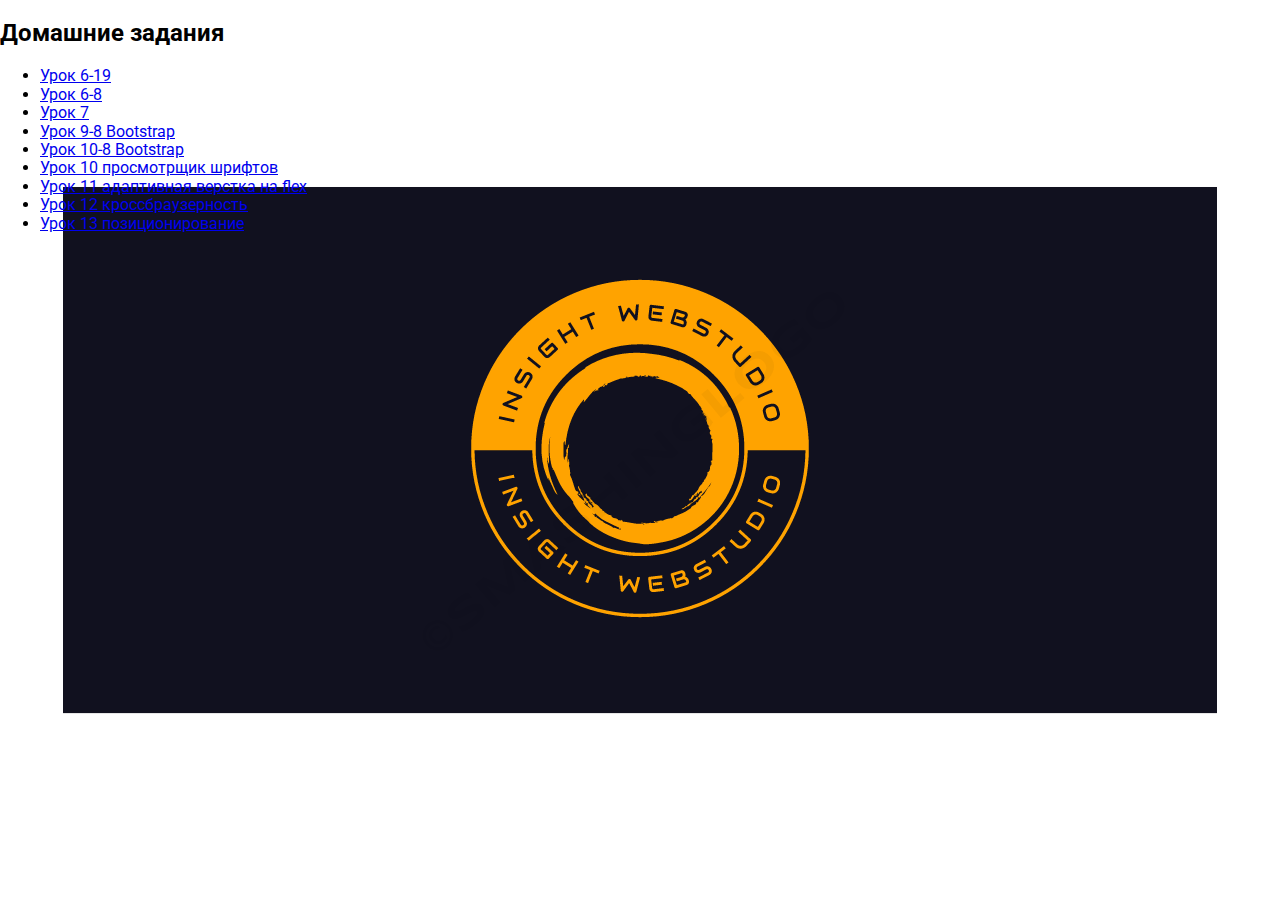
<file: index.html>
<!DOCTYPE html>
<html lang="ru">

<head>
    <meta charset="UTF-8">
    <meta http-equiv="X-UA-Compatible" content="IE=edge">
    <meta name="viewport" content="width=device-width, initial-scale=1.0">
    <link rel="stylesheet" href="normalize.css">
    <link rel="preconnect" href="https://fonts.googleapis.com">
    <link rel="preconnect" href="https://fonts.gstatic.com" crossorigin>
    <link href="https://fonts.googleapis.com/css2?family=Roboto:wght@300&display=swap" rel="stylesheet">
    <link rel="preconnect" href="https://fonts.googleapis.com">
    <link rel="preconnect" href="https://fonts.gstatic.com" crossorigin>
    <link href="https://fonts.googleapis.com/css2?family=Roboto:wght@300&display=swap" rel="stylesheet">
    <link rel="stylesheet" href="style.css">
    <title>Веб студия Insight</title>
</head>

<body>
    <main>
        <h2>Домашние задания</h1>
            <ul>
                <li><a href="lessons/lesson_6/lesson_6.html">Урок 6-19</a></li>
                <li><a href="lessons/lesson_6_8/lesson_6_8.html">Урок 6-8</a></li>
                <li><a href="lessons/lesson_7/lesson_7.html">Урок 7</a></li>
                <li><a href="lessons/lesson_9_8_bootstrap/lesson_9_8.html">Урок 9-8 Bootstrap</a></li>
                <li><a href="lessons/lesson_10_8_bootstrap/lesson_10_8.html">Урок 10-8 Bootstrap</a></li>
                <li><a href="lessons/lesson_10_fonts_viewer/lesson_10_fonts_viewer.html">Урок 10 просмотрщик шрифтов</a>
                </li>
                <li><a href="lessons/lesson_11_adaptive/lesson_11.html">Урок 11 адаптивная верстка на flex</a></li>
                <li><a href="lessons/lesson_12_crossbowser/lesson_12.html">Урок 12 кроссбраузерность</a></li>
                <li><a href="lessons/lesson_13_positionary/lesson_13.html">Урок 13 позиционирование</a></li>
            </ul>
    </main>
</body>

</html>
</file>
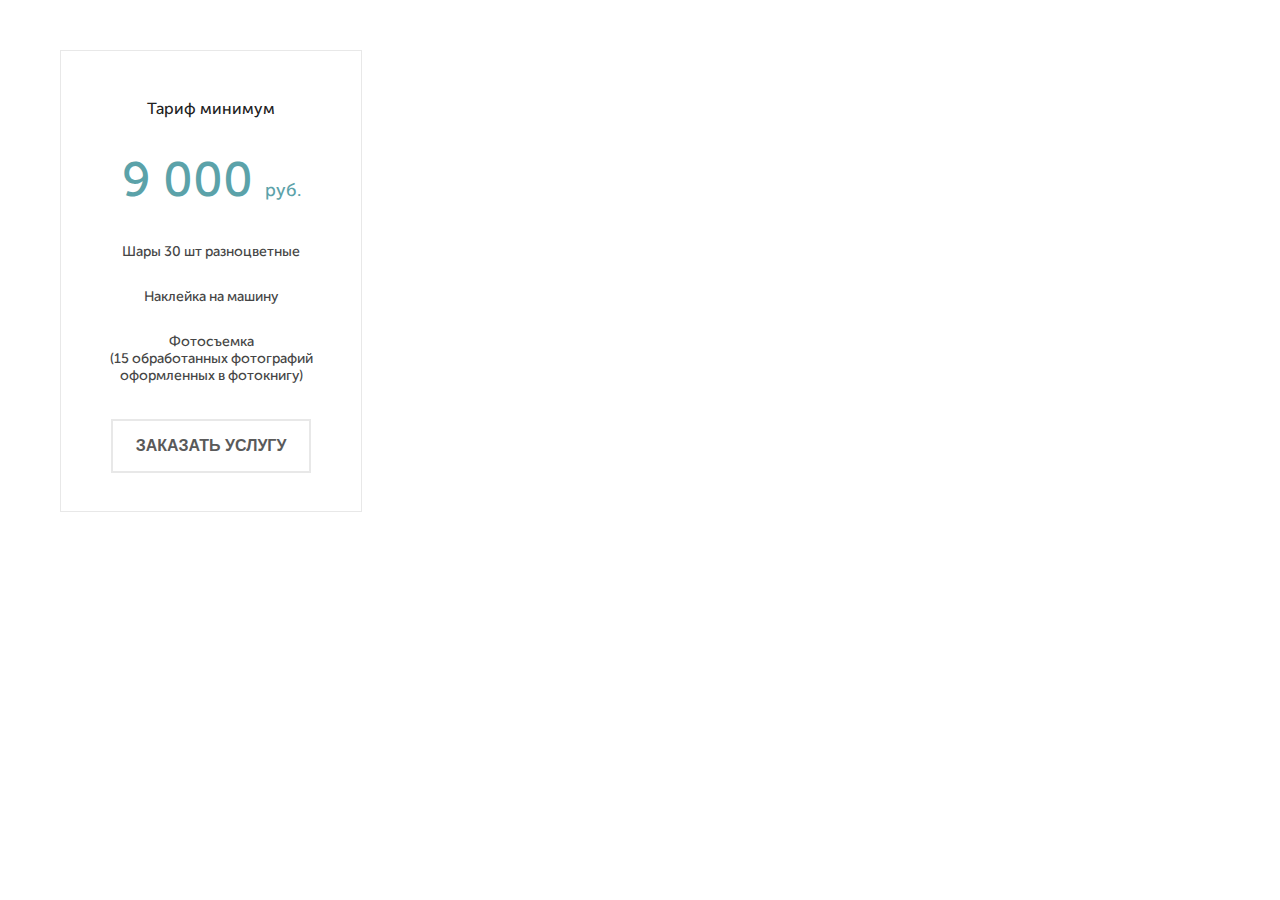
<file: lesson_6/inex.html>
<!DOCTYPE html>
<html lang="ru">
<head>
    <meta charset="UTF-8">
    <meta http-equiv="X-UA-Compatible" content="IE=edge">
    <meta name="viewport" content="width=device-width, initial-scale=1.0">
    <link rel="stylesheet" href="style.css">
    <title>Document</title>
</head>
<body>
    <main>
        <div class="container">
            <p class="head">Тариф минимум</p>
            <p class="price"><span class="big_number">9 000 </span>руб.</p>
            <div class="content">
                <p class="position">Шары 30 шт разноцветные</p>
                <p class="position">Наклейка на машину</p>
                <p class="position">Фотосъемка<br>(15 обработанных фотографий оформленных в фотокнигу)</p>
            </div>
            <button class="order">Заказать услугу</button>
        </div>
    </main>
</body>
</html>
</file>
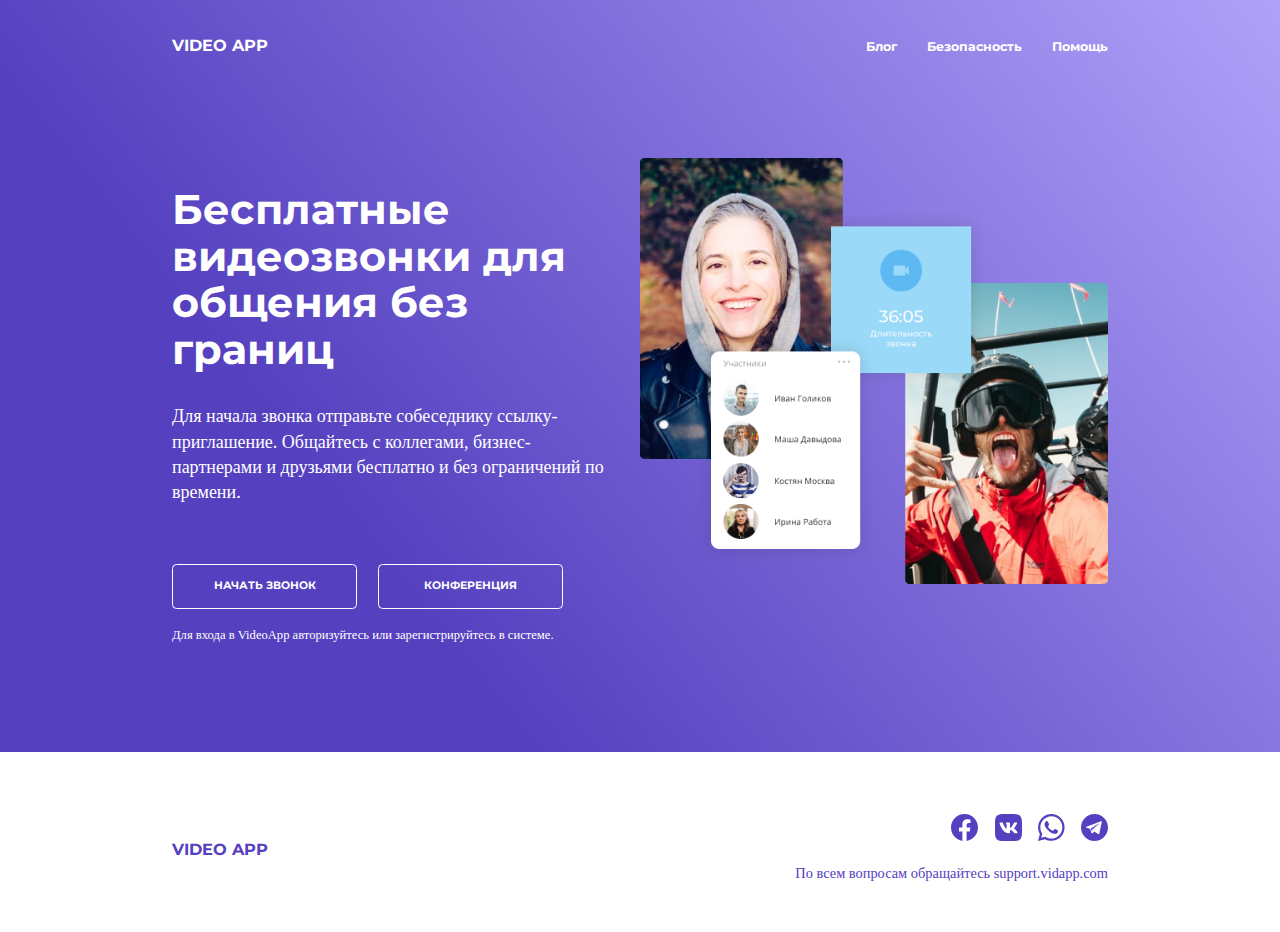
<file: lessons/lesson_11_adaptive/lesson_11.html>
<!DOCTYPE html>
<html lang="ru">

<head>
    <meta charset="UTF-8">
    <meta http-equiv="X-UA-Compatible" content="IE=edge">
    <meta name="viewport" content="width=device-width, initial-scale=1.0">
    <link rel="stylesheet" href="../../normalize.css">
    <link rel="stylesheet" href="lesson_11.css">
    <title>VideoApp</title>
</head>

<body>
    <div class="wrapper">
        <header class="header">
            <div class="container">
                <div class="brand">
                    video app
                </div>
                <nav class="menu">
                    <a href="#" class="navbar__link">Блог</a>
                    <a href="#" class="navbar__link">Безопасность</a>
                    <a href="#" class="navbar__link">Помощь</a>
                </nav>
            </div>
        </header>
        <div class="hero">
            <div class="container">
                <div class="hero__text">
                    <h1 class="hero__header">Бесплатные видеозвонки для общения без границ</h1>
                    <p class="hero__description">Для начала звонка отправьте собеседнику ссылку-приглашение. Общайтесь с
                        коллегами, бизнес-партнерами и друзьями бесплатно и без ограничений по времени.</p>
                    <div class="hero_buttons">
                        <a href="#" class="hero__link">начать звонок</a>
                        <a href="#" class="hero__link">конференция</a>
                    </div>
                    <p class="hero__subtext">Для входа в VideoApp авторизуйтесь или зарегистрируйтесь в системе.</p>
                </div>
                <div class="hero__img">
                    <img src="images/hero1.png" alt="фото">
                </div>
            </div>
        </div>
    </div>
    <footer>
        <div class="container">
            <div class="footer">
                <div class="brand">video app</div>
                <div class="foter__links">
                    <div class="footer__img__links">
                        <div class="footer__img__wrapper">
                            <a href="#"><img src="images/FB.svg" alt="facebook"></a>
                        </div>
                        <div class="footer__img__wrapper">
                            <a href="#"><img src="images/VK.svg" alt="vk"></a>
                        </div>
                        <div class="footer__img__wrapper">
                            <a href="#"><img src="images/WA.svg" alt="whatsapp"></a>
                        </div>
                        <div class="footer__img__wrapper">
                            <a href="#"><img src="images/TG.svg" alt="telegram"></a>
                        </div>

                    </div>
                    <a href="#">По всем вопросам обращайтесь support.vidapp.com</a>
                </div>
            </div>
        </div>
    </footer>
</body>

</html>
</file>
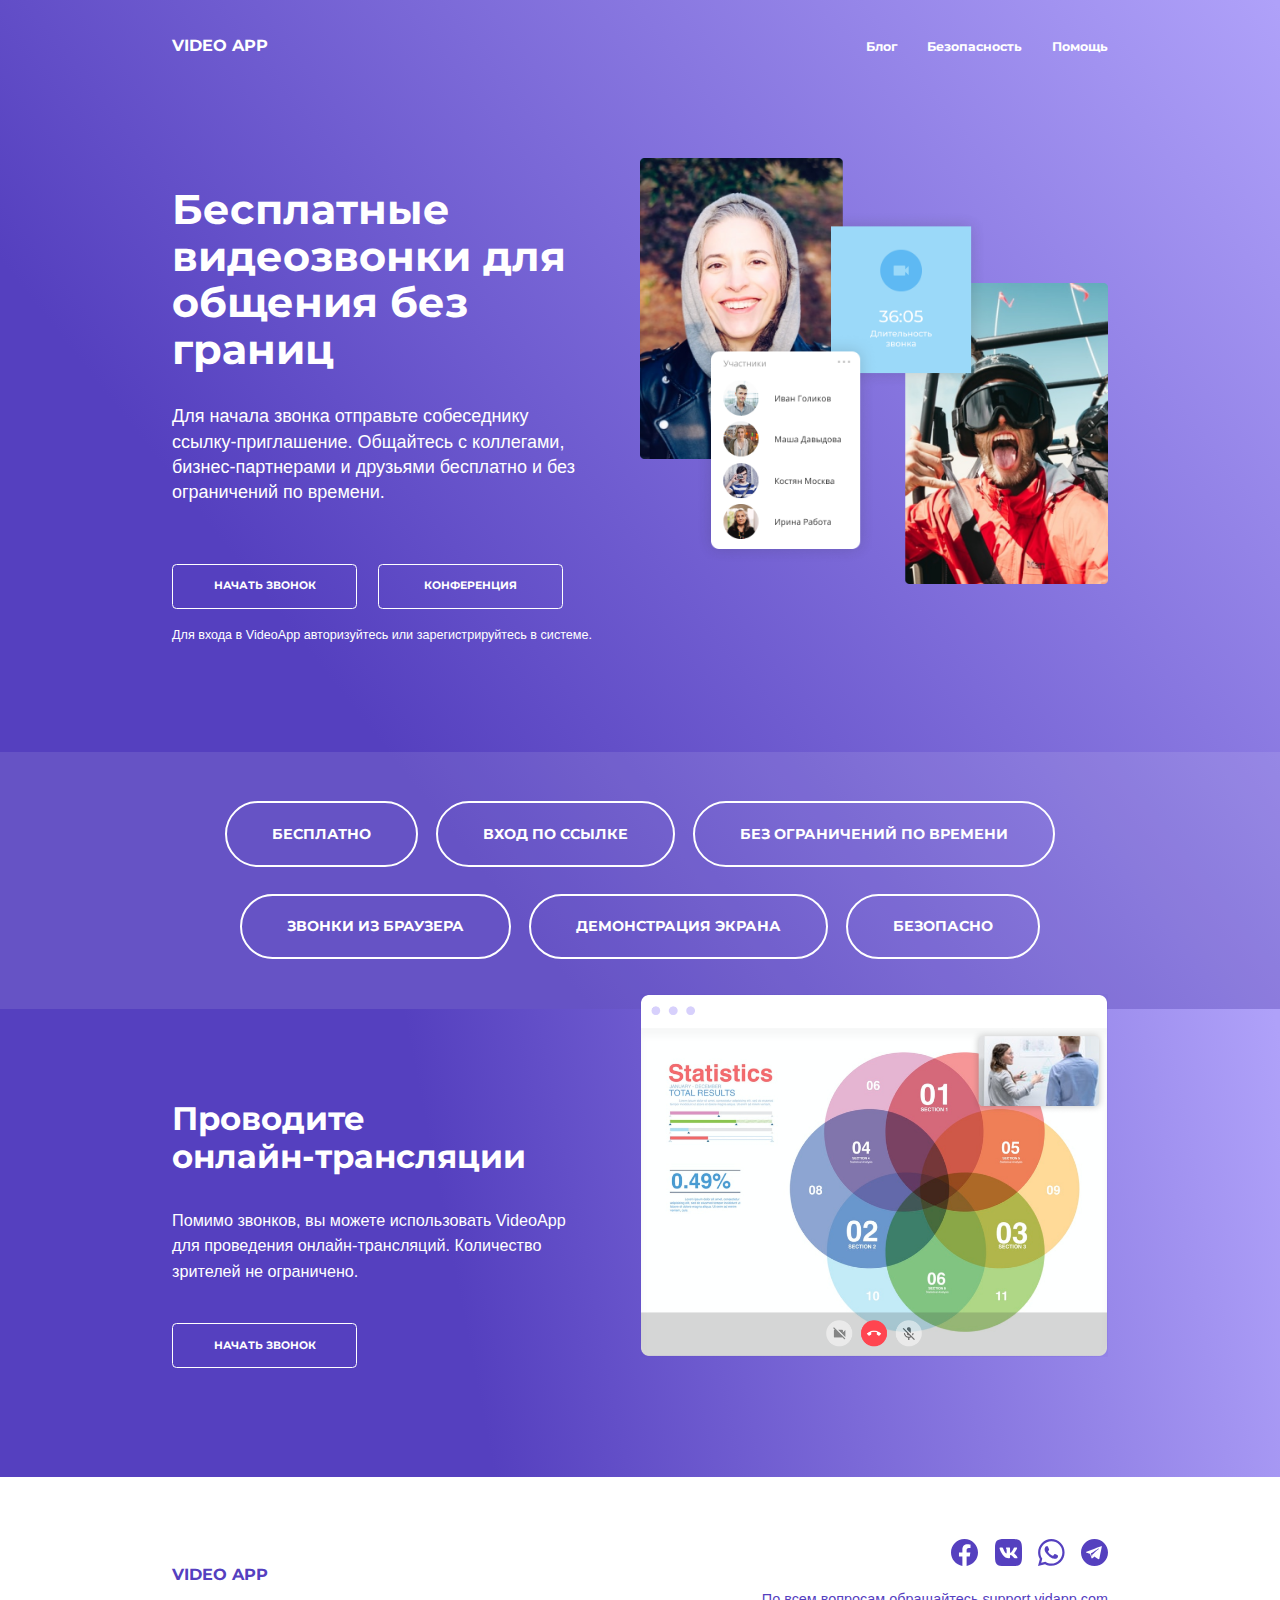
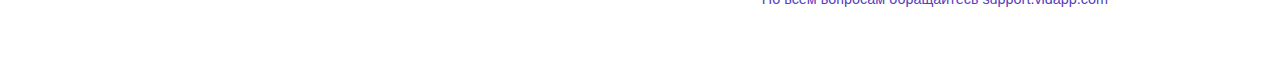
<file: lessons/lesson_12_crossbowser/lesson_12.html>
<!DOCTYPE html>
<html lang="ru">

<head>
    <meta charset="UTF-8">
    <meta http-equiv="X-UA-Compatible" content="IE=edge">
    <meta name="viewport" content="width=device-width, initial-scale=1.0">
    <link rel="stylesheet" href="../../normalize.css">
    <link rel="stylesheet" href="lesson_12.css">
    <title>VideoApp</title>
</head>

<body>
    <div class="wrapper">
        <header class="header">
            <div class="container">
                <div class="brand">
                    video app
                </div>
                <nav class="menu">
                    <a href="#" class="navbar__link">Блог</a>
                    <a href="#" class="navbar__link">Безопасность</a>
                    <a href="#" class="navbar__link">Помощь</a>
                </nav>
            </div>
        </header>
        <div class="hero">
            <div class="container">
                <div class="hero__text">
                    <h1 class="hero__header">Бесплатные видеозвонки для общения без границ</h1>
                    <p class="hero__description">Для начала звонка отправьте собеседнику ссылку-приглашение. Общайтесь с
                        коллегами, бизнес-партнерами и друзьями бесплатно и без ограничений по времени.</p>
                    <div class="hero_buttons">
                        <a href="#" class="hero__link">начать звонок</a>
                        <a href="#" class="hero__link">конференция</a>
                    </div>
                    <p class="hero__subtext">Для входа в VideoApp авторизуйтесь или зарегистрируйтесь в системе.</p>
                </div>
                <div class="hero__img">
                    <img src="images/hero1.png" alt="фото">
                </div>
            </div>
        </div>
        <div class="hero__links__wrapper">
            <div class="container">
                <div class="hero__links">
                    <a href="#" class="hero__link2">бесплатно</a>
                    <a href="#" class="hero__link2">вход по ссылке</a>
                    <a href="#" class="hero__link2">без ограничений по времени</a>
                    <a href="#" class="hero__link2">звонки из браузера</a>
                    <a href="#" class="hero__link2">демонстрация экрана</a>
                    <a href="#" class="hero__link2">безопасно</a>
                </div>
            </div>
        </div>
        <!-- /.hero__links -->
    </div>
    <main>
        <div class="broadcast">
            <div class="container">
                <div class="broadcast__text">
                    <h2 class="broadcast__header">
                        Проводите<br>онлайн-трансляции</h2>
                    <p class="broadcast__description">Помимо звонков, вы можете использовать VideoApp для проведения
                        онлайн-трансляций. Количество зрителей не ограничено.</p>
                    <a href="#" class="hero__link">начать звонок</a>
                </div>

                <div class="broadcast__img">
                    <img src="images/main3.png" alt="статистика">
                </div>
            </div>
        </div>
    </main>
    <footer>
        <div class="container">
            <div class="footer">
                <div class="brand">video app</div>
                <div class="foter__links">
                    <div class="footer__img__links">
                        <div class="footer__img__wrapper">
                            <a href="#"><img src="images/FB.svg" alt="facebook"></a>
                        </div>
                        <div class="footer__img__wrapper">
                            <a href="#"><img src="images/VK.svg" alt="vk"></a>
                        </div>
                        <div class="footer__img__wrapper">
                            <a href="#"><img src="images/WA.svg" alt="whatsapp"></a>
                        </div>
                        <div class="footer__img__wrapper">
                            <a href="#"><img src="images/TG.svg" alt="telegram"></a>
                        </div>

                    </div>
                    <a href="#">По всем вопросам обращайтесь support.vidapp.com</a>
                </div>
            </div>
        </div>
    </footer>
</body>

</html>
</file>
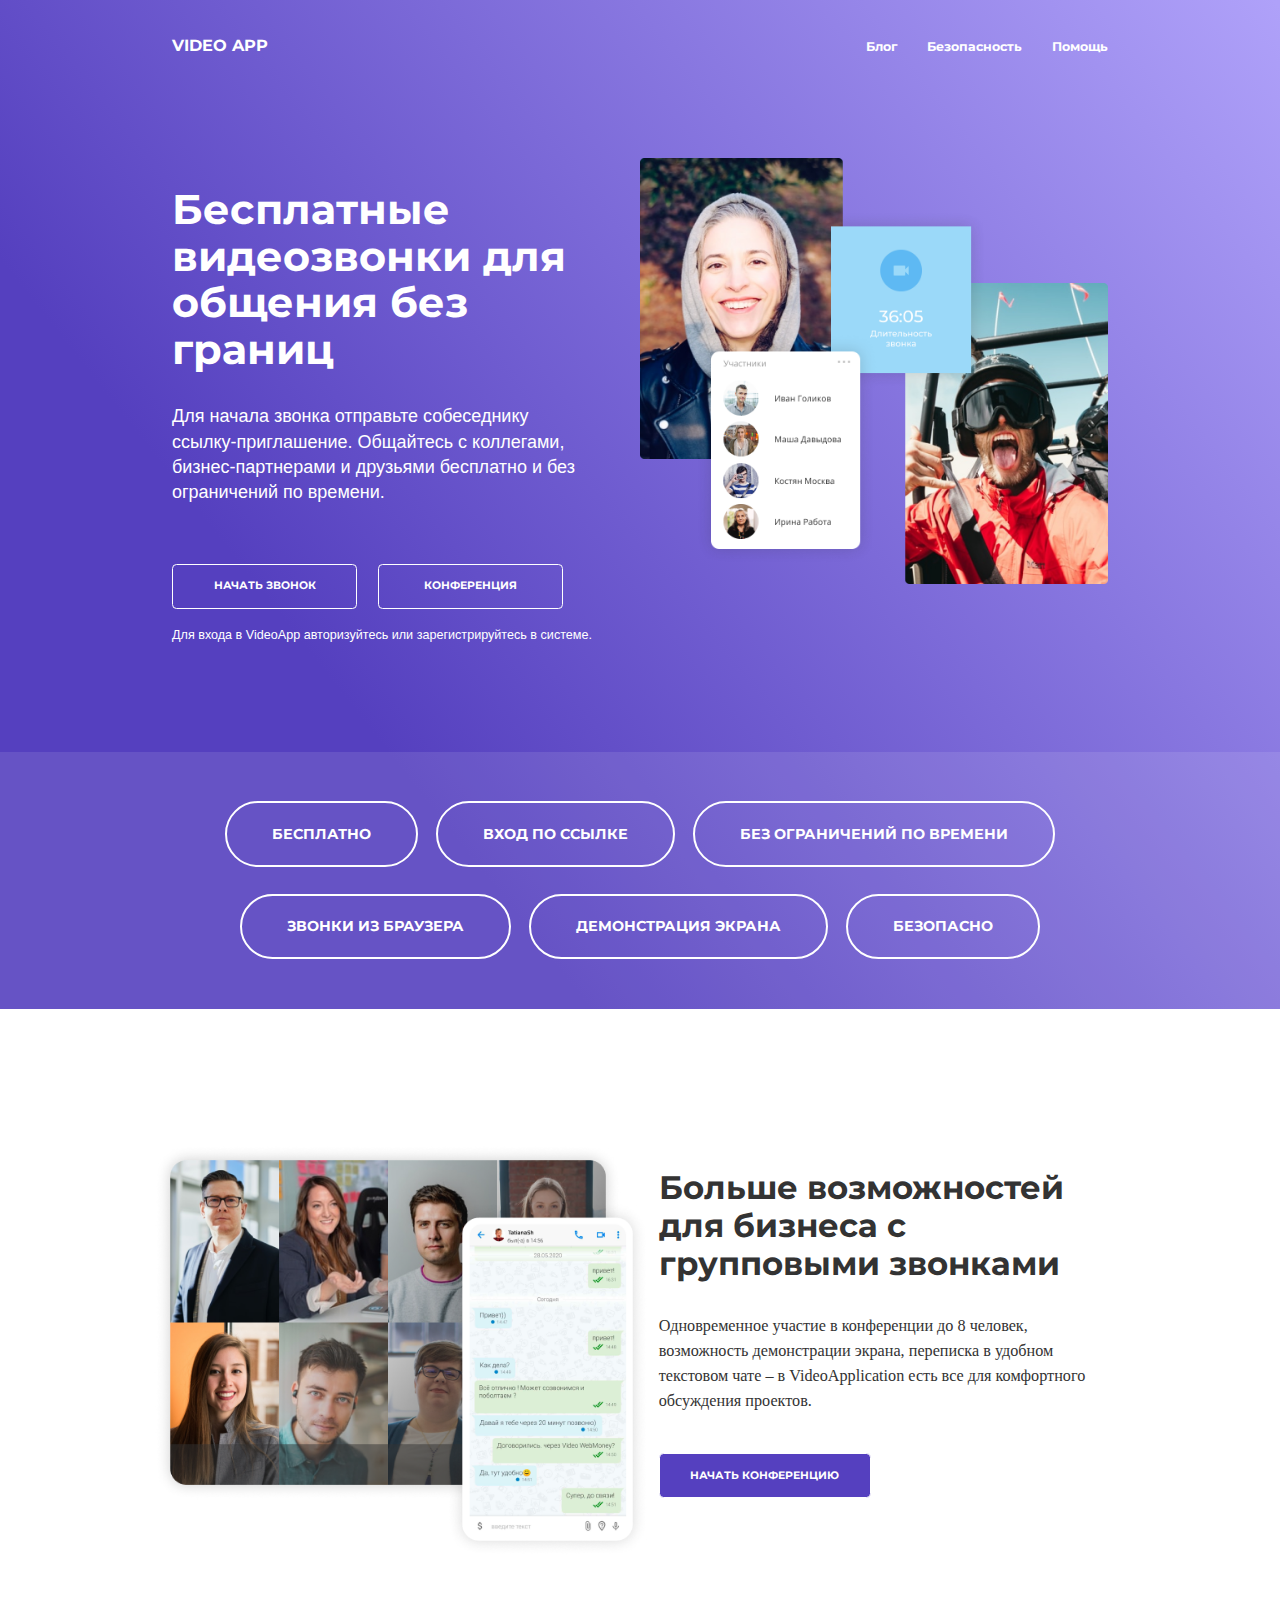
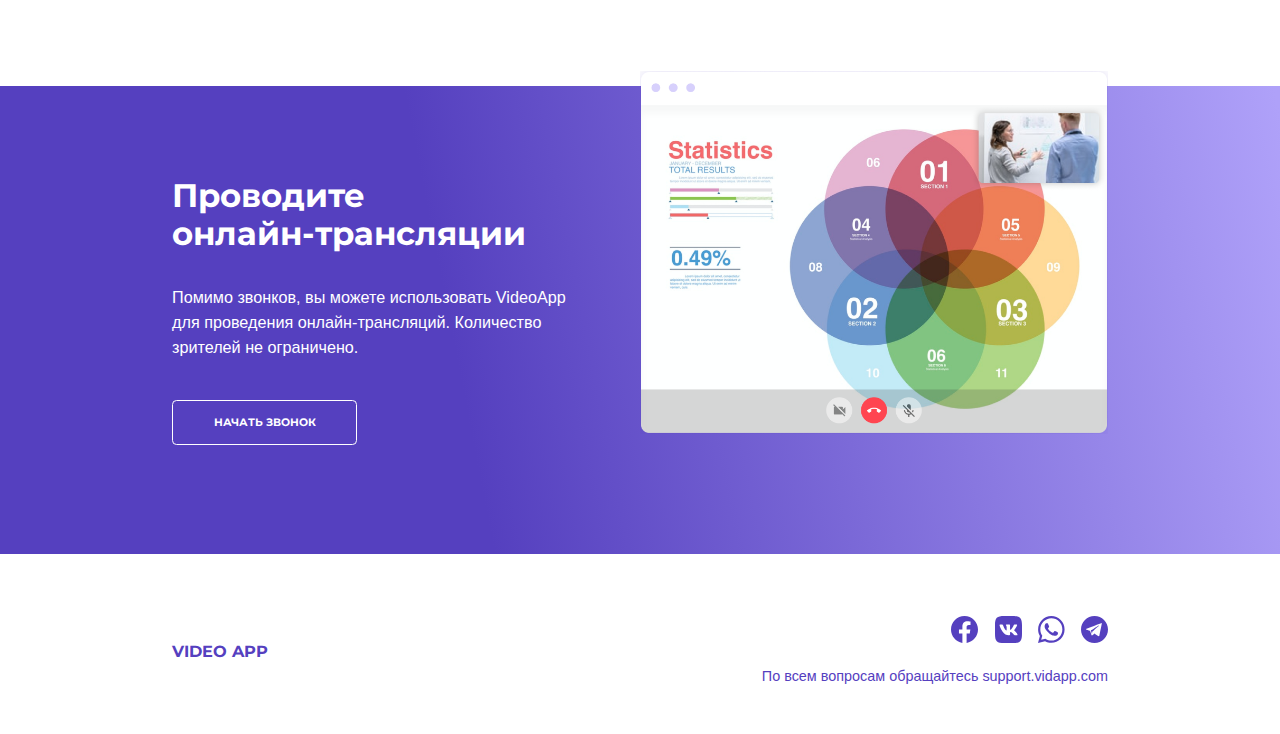
<file: lessons/lesson_13_positionary/lesson_13.html>
<!DOCTYPE html>
<html lang="ru">

<head>
    <meta charset="UTF-8">
    <meta http-equiv="X-UA-Compatible" content="IE=edge">
    <meta name="viewport" content="width=device-width, initial-scale=1.0">
    <link rel="stylesheet" href="../../normalize.css">
    <link rel="stylesheet" href="lesson_13.css">
    <title>VideoApp</title>
</head>

<body>
    <div class="wrapper">
        <header class="header">
            <div class="container">
                <div class="brand">
                    video app
                </div>
                <nav class="menu">
                    <a href="#" class="navbar__link">Блог</a>
                    <a href="#" class="navbar__link">Безопасность</a>
                    <a href="#" class="navbar__link">Помощь</a>
                </nav>
            </div>
        </header>
        <div class="hero">
            <div class="container">
                <div class="hero__text">
                    <h1 class="hero__header">Бесплатные видеозвонки для общения без границ</h1>
                    <p class="hero__description">Для начала звонка отправьте собеседнику ссылку-приглашение. Общайтесь с
                        коллегами, бизнес-партнерами и друзьями бесплатно и без ограничений по времени.</p>
                    <div class="hero_buttons">
                        <a href="#" class="button">начать звонок</a>
                        <a href="#" class="button">конференция</a>
                    </div>
                    <p class="hero__subtext">Для входа в VideoApp авторизуйтесь или зарегистрируйтесь в системе.</p>
                </div>
                <div class="hero__img">
                    <img src="images/hero1.png" alt="фото">
                </div>
            </div>
        </div>
        <div class="hero__links__wrapper">
            <div class="container">
                <div class="hero__links">
                    <a href="#" class="hero__link">бесплатно</a>
                    <a href="#" class="hero__link">вход по ссылке</a>
                    <a href="#" class="hero__link">без ограничений по времени</a>
                    <a href="#" class="hero__link">звонки из браузера</a>
                    <a href="#" class="hero__link">демонстрация экрана</a>
                    <a href="#" class="hero__link">безопасно</a>
                </div>
            </div>
        </div>
        <!-- /.hero__links -->
    </div>
    <main>
        <div class="conference">
            <div class="container">
                <div class="conference__img">
                    <img src="images/main1.png" class="lower__img"></img>
                    <img src="images/main2.png" class="upper__img"></img>
                </div>
                <div class="conference__text">
                    <div class="conference__header">Больше возможностей для бизнеса с групповыми звонками</div>
                    <div class="conference__description">Одновременное участие в конференции до 8 человек, возможность
                        демонстрации экрана, переписка в удобном текстовом чате – в VideoApplication есть все для
                        комфортного обсуждения проектов.</div>
                    <a href="#" class="button">начать конференцию</a>
                </div>
            </div>
        </div>
        <div class="broadcast">
            <div class="container">
                <div class="broadcast__text">
                    <h2 class="broadcast__header">
                        Проводите<br>онлайн-трансляции</h2>
                    <p class="broadcast__description">Помимо звонков, вы можете использовать VideoApp для проведения
                        онлайн-трансляций. Количество зрителей не ограничено.</p>
                    <a href="#" class="button">начать звонок</a>
                </div>

                <div class="broadcast__img">
                    <img src="images/main3.png" alt="статистика">
                </div>
            </div>
        </div>

    </main>
    <footer>
        <div class="container">
            <div class="footer">
                <div class="brand">video app</div>
                <div class="foter__links">
                    <div class="footer__img__links">
                        <div class="footer__img__wrapper">
                            <a href="#"><img src="images/FB.svg" alt="facebook"></a>
                        </div>
                        <div class="footer__img__wrapper">
                            <a href="#"><img src="images/VK.svg" alt="vk"></a>
                        </div>
                        <div class="footer__img__wrapper">
                            <a href="#"><img src="images/WA.svg" alt="whatsapp"></a>
                        </div>
                        <div class="footer__img__wrapper">
                            <a href="#"><img src="images/TG.svg" alt="telegram"></a>
                        </div>

                    </div>
                    <a href="#">По всем вопросам обращайтесь support.vidapp.com</a>
                </div>
            </div>
        </div>
    </footer>
</body>

</html>
</file>
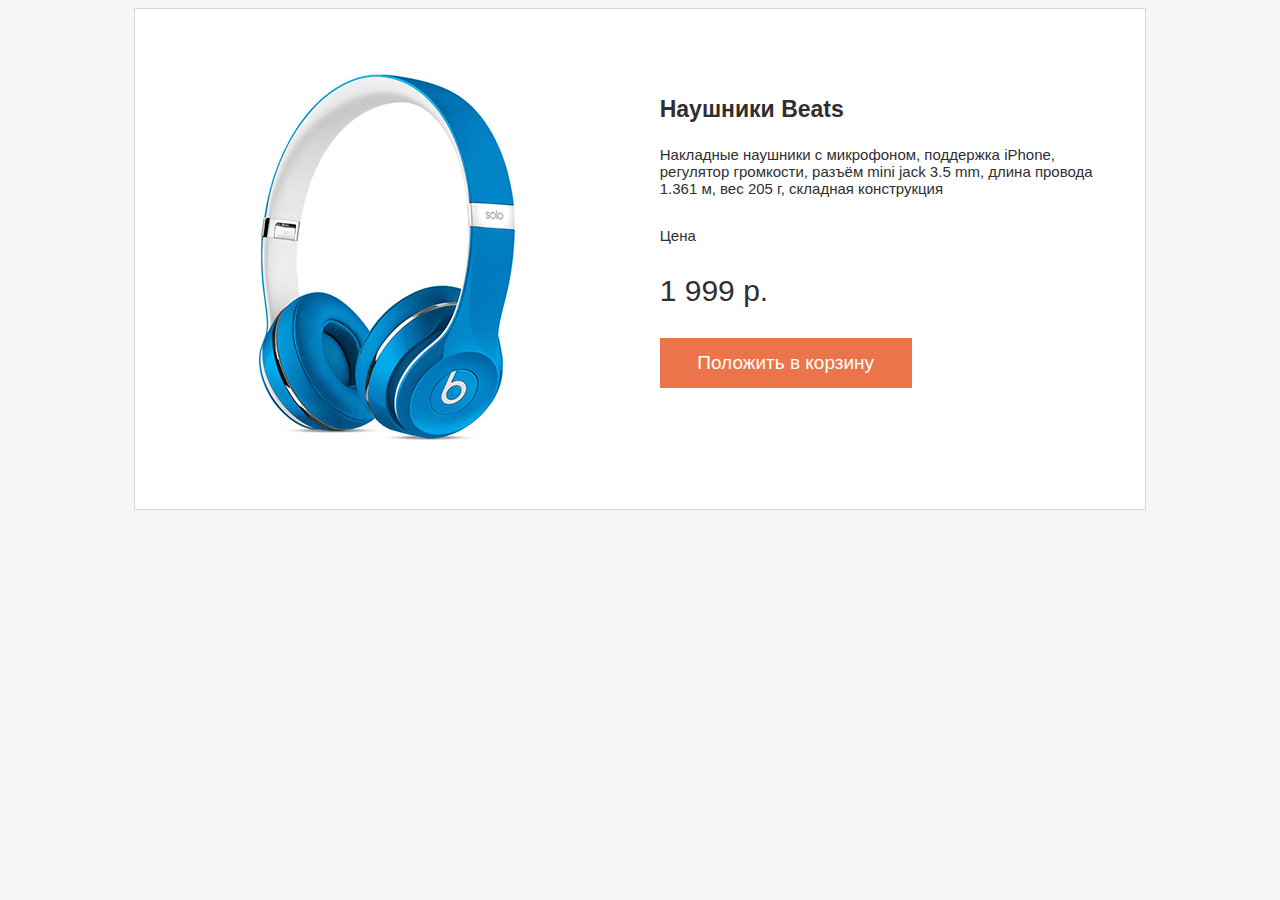
<file: lessons/lesson_6_8/lesson_6_8.html>
<!DOCTYPE html>
<html lang="en">

<head>
    <meta charset="UTF-8">
    <meta http-equiv="X-UA-Compatible" content="IE=edge">
    <meta name="viewport" content="width=, initial-scale=1.0">
    <link rel="stylesheet" href="style_6_8.css">
    <title>Document</title>
</head>

<body>
    <div class="outer-box">
        <div class="product">
            <div class="left-side">
                <img class="photo" src="headphones_1.png" alt="Фото товара">
            </div>
            <div class="right-side">
                <div class="description">
                    <div class="specifications">
                        <p class="name">Наушники Beats</p>
                        <p class="description-1">Накладные наушники с микрофоном, поддержка iPhone, регулятор громкости,
                            разъём
                            mini
                            jack 3.5 mm, длина
                            провода 1.361 м, вес 205 г, складная конструкция</p>
                    </div>
                    <div class="price">
                        <p class="price-label">Цена</p>
                        <p class="price-1">1 999 р.</p>
                    </div>
                    <button class="order">Положить в корзину</button>
                </div>
            </div>
        </div>
    </div>
</body>

</html>
</file>
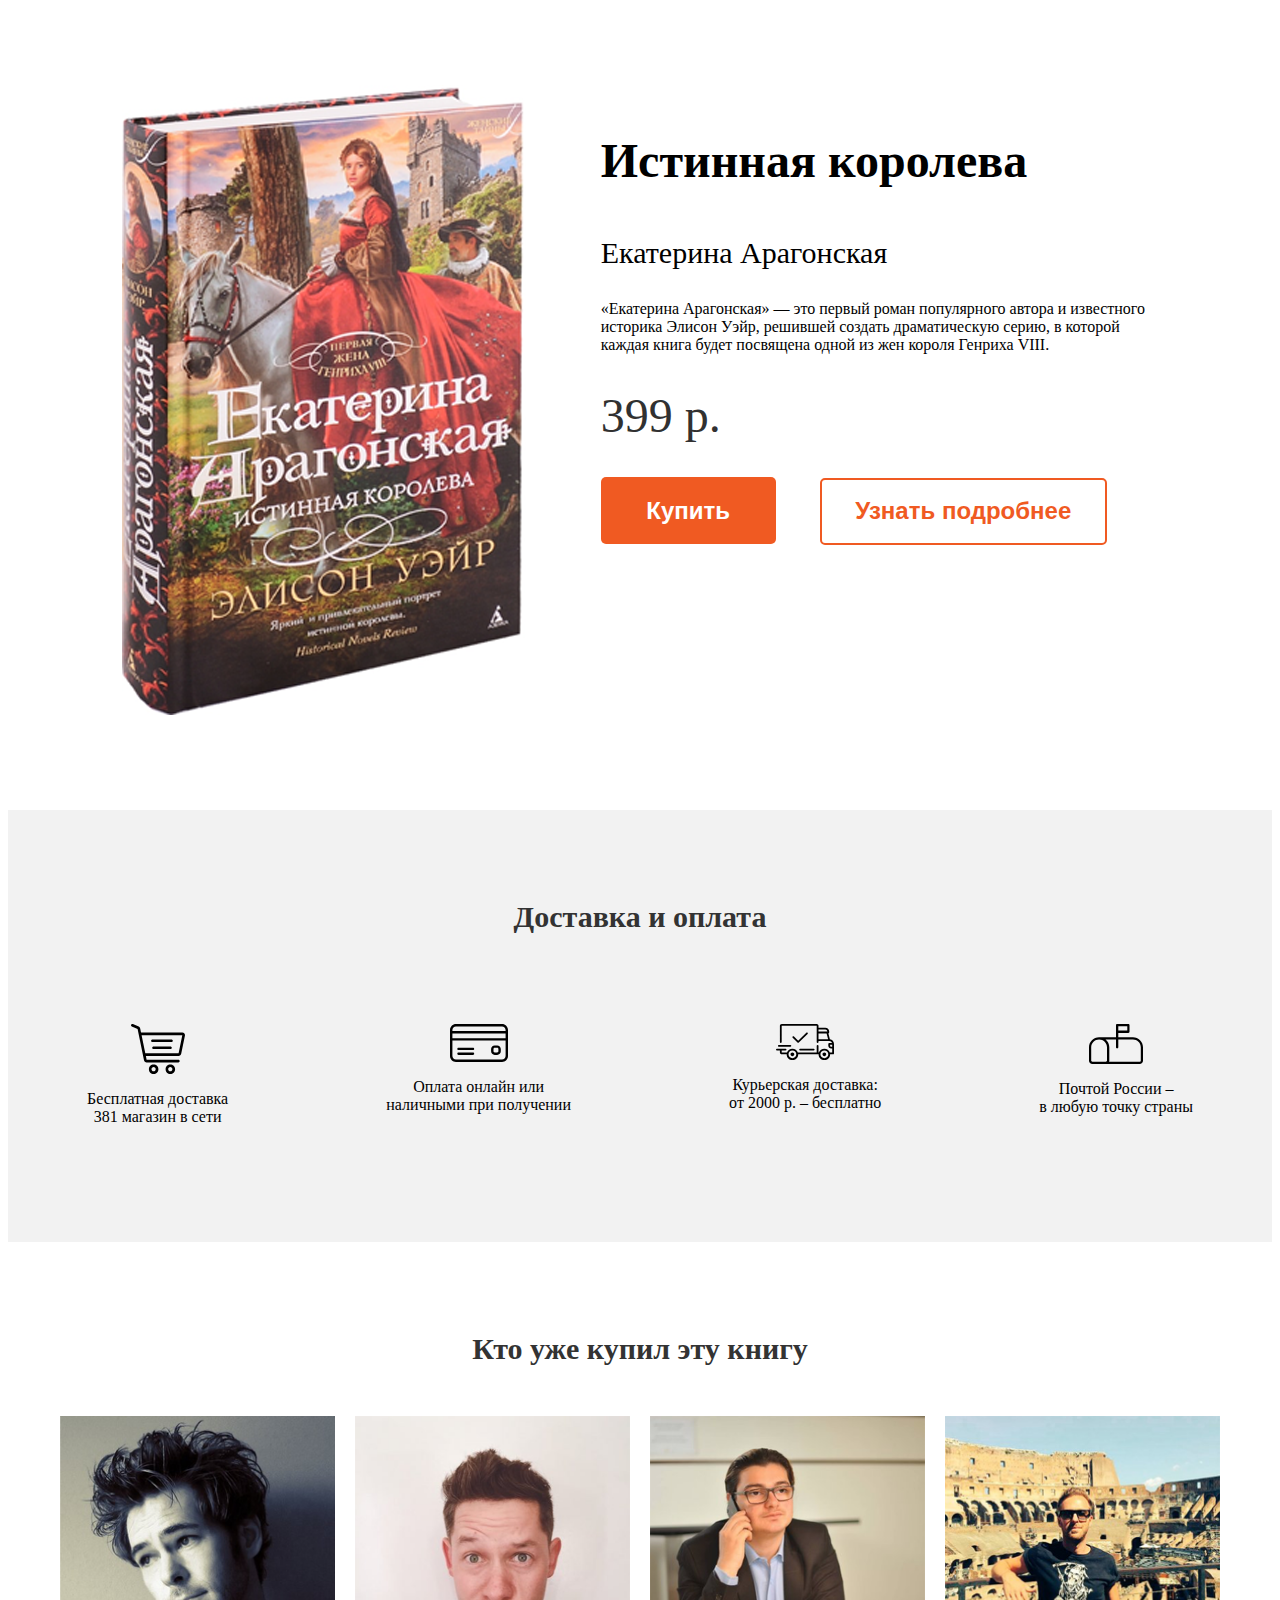
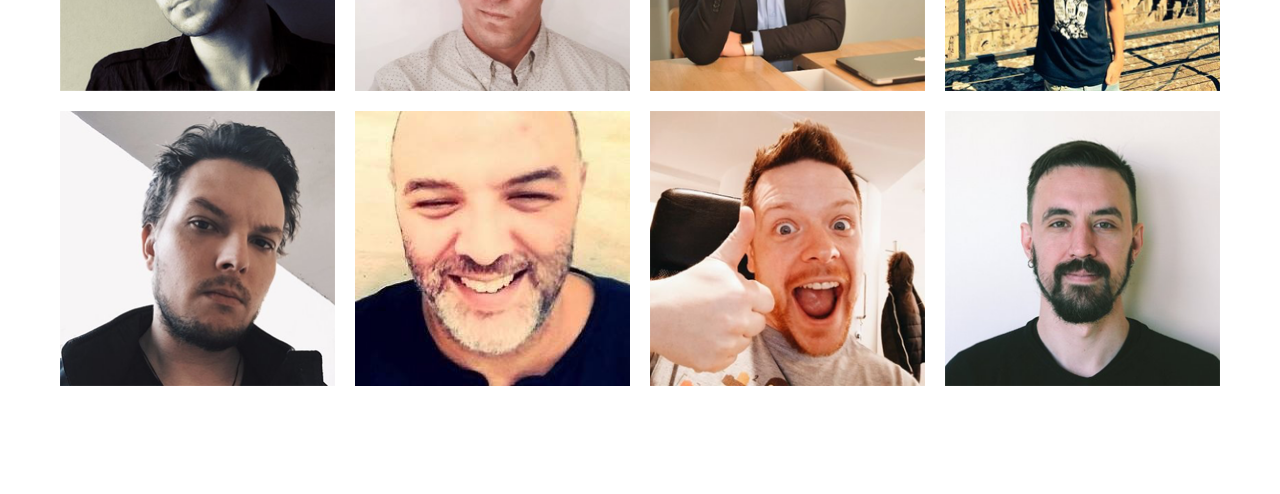
<file: lessons/lesson_7/lesson_7.html>
<!DOCTYPE html>
<html lang="ru">

<head>
  <meta charset="UTF-8">
  <meta http-equiv="X-UA-Compatible" content="IE=edge">
  <meta name="viewport" content="width=device-width, initial-scale=1.0">
  <link rel="stylesheet" href="lesson_7.css">
  <title>Document</title>
</head>

<body>
  <main>
    <div class="product">
      <img class="product-photo" src="/lessons/lesson_7/imagines/Book_photo.png" alt="product">
      <div class="content">
        <p class="product-name">Истинная королева</p>
        <p class="author">Екатерина Арагонская</p>
        <p class="product-description">«Екатерина Арагонская» — это первый роман популярного автора и известного
          историка Элисон Уэйр, решившей создать драматическую серию, в которой каждая книга будет посвящена одной из
          жен короля Генриха VIII.</p>
        <p class="price">399 р.</p>
        <button class="buy">Купить</button>
        <button class="information">Узнать подробнее</button>
      </div>
    </div>

    <div class="delivery">
      <p class="delivery-header">Доставка и оплата</p>
      <div class="icons">
        <div>
          <img class="icon" src="/lessons/lesson_7/imagines/Shopping_cart.svg" alt="Shopping_cart">
          <p class="description-icon">Бесплатная доставка<br>381 магазин в сети</p>
        </div>
        <div>
          <img class="icon" src="/lessons/lesson_7/imagines/Credit_card.svg" alt="Credit_card">
          <p class="description-icon">Оплата онлайн или<br>наличными при получении</p>
        </div>
        <div>
          <img class="icon" src="/lessons/lesson_7/imagines/Shipped.svg" alt="Shipped">
          <p class="description-icon">Курьерская доставка:<br>от 2000 р. – бесплатно</p>
        </div>
        <div>
          <img class="icon" src="/lessons/lesson_7/imagines/Mailbox.svg" alt="Mailbox">
          <p class="description-icon">Почтой России –<br>в любую точку страны</p>
        </div>
      </div>
    </div>

    <div class="customers">
      <p class="customers-header">Кто уже купил эту книгу</p>
      <div class="photos">
        <img class="photo" src="/lessons/lesson_7/imagines/Face_1.png" alt="Face">
        <img class="photo" src="/lessons/lesson_7/imagines/Face_2.png" alt="Face">
        <img class="photo" src="/lessons/lesson_7/imagines/Face_3.png" alt="Face">
        <img class="photo" src="/lessons/lesson_7/imagines/Face_4.png" alt="Face">
        <img class="photo" src="/lessons/lesson_7/imagines/Face_5.png" alt="Face">
        <img class="photo" src="/lessons/lesson_7/imagines/Face_6.png" alt="Face">
        <img class="photo" src="/lessons/lesson_7/imagines/Face_7.png" alt="Face">
        <img class="photo" src="/lessons/lesson_7/imagines/Face_8.png" alt="Face">
      </div>
    </div>

  </main>
</body>

</html>
</file>
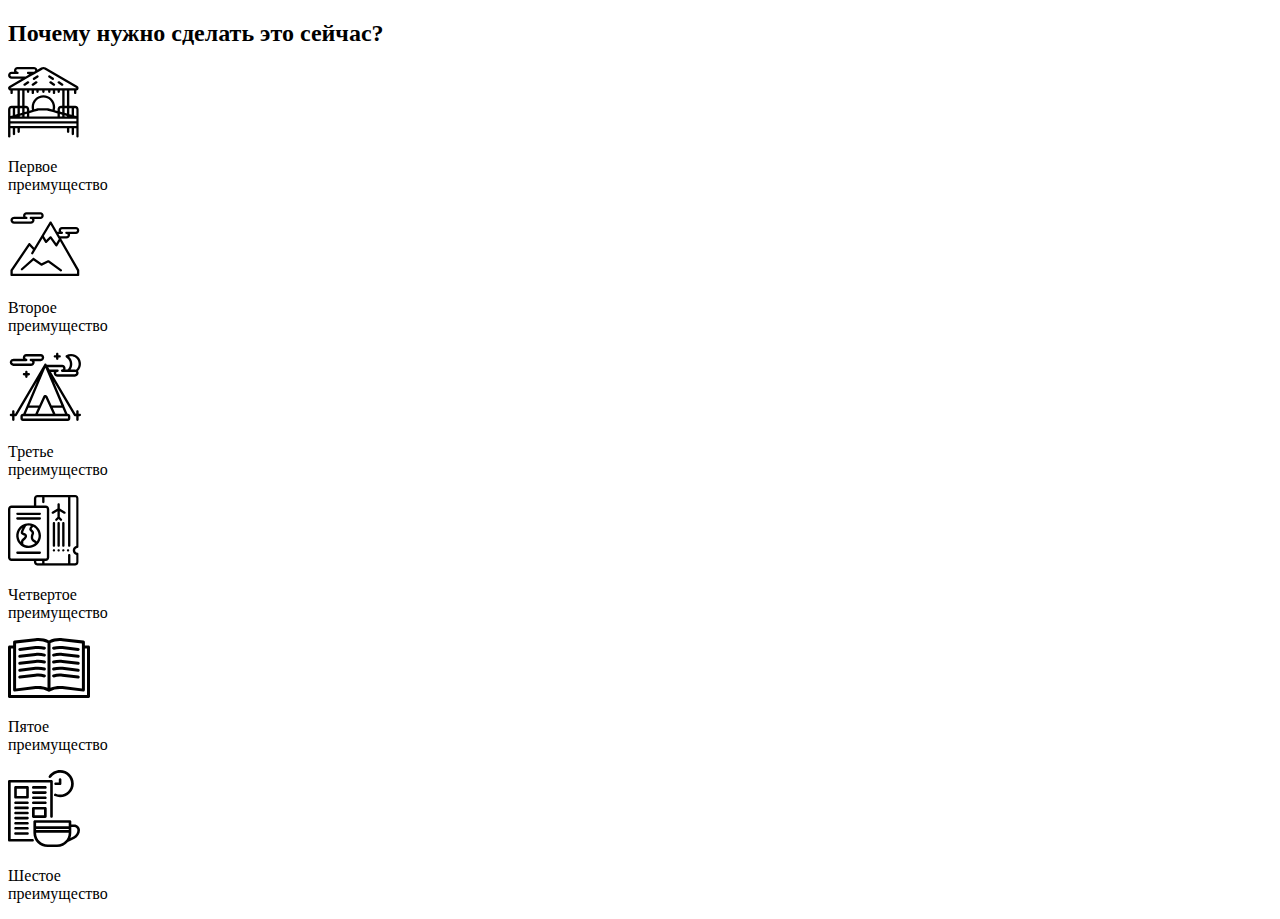
<file: lessons/lesson_9_8_bootstrap/lesson_9_8.html>
<!doctype html>
<html lang="ru">

<head>
    <meta charset="utf-8">
    <meta name="viewport" content="width=device-width, initial-scale=1">
    <title>Bootstrap demo</title>
    <link href="https://cdn.jsdelivr.net/npm/bootstrap@5.2.3/dist/css/bootstrap.min.css" rel="stylesheet"
        integrity="sha384-rbsA2VBKQhggwzxH7pPCaAqO46MgnOM80zW1RWuH61DGLwZJEdK2Kadq2F9CUG65" crossorigin="anonymous">
    <link rel="stylesheet" href="lesson_9_8.css">
</head>

<body>
    <div class="container overflow-hidden ">
        <div class=" row my-4 gy-5">
            <div class="col-12 text-center">
                <h2>Почему нужно сделать это сейчас?</h2>
            </div>

        </div>
    </div>
    <div class="container overflow-hidden ">
        <div class="row">
            <div class="col-12 col-sm-12 col-md-6 col-lg-4 col-xl-2 order-sm-2 order-2 text-center">
                <img src="/lessons/lesson_9_8_bootstrap/images/icon_1.svg" alt="">
                <p>Первое<br>преимущество</p>
            </div>
            <div class="col-12 col-sm-12 col-md-6 col-lg-4 col-xl-2 order-sm-2 order-2 text-center">
                <img src="/lessons/lesson_9_8_bootstrap/images/icon_2.svg" alt="">
                <p>Второе<br>преимущество</p>
            </div>
            <div class="col-12 col-sm-12 col-md-6 col-lg-4 col-xl-2 order-sm-2 order-2 text-center">
                <img src="/lessons/lesson_9_8_bootstrap/images/icon_3.svg" alt="">
                <p>Третье<br>преимущество</p>
            </div>
            <div class="col-12 col-sm-12 col-md-6 col-lg-4 col-xl-2 order-sm-2 order-1 text-center">
                <img src="/lessons/lesson_9_8_bootstrap/images/icon_4.svg" alt="">
                <p>Четвертое<br>преимущество</p>
            </div>
            <div class="col-12 col-sm-12 col-md-6 col-lg-4  col-xl-2 order-sm-2 order-2 text-center">
                <img src="/lessons/lesson_9_8_bootstrap/images/icon_5.svg" alt="">
                <p>Пятое<br>преимущество</p>
            </div>
            <div class="col-12 col-sm-12 col-md-6 col-lg-4 col-xl-2 order-sm-2 order-2 text-center">
                <img src="/lessons/lesson_9_8_bootstrap/images/icon_6.svg" alt="">
                <p>Шестое<br>преимущество</p>
            </div>

        </div>
    </div>
</body>

</html>
</file>
<file: style.css>
body {
  font-family: "Roboto", sans-serif;
  background-image: url("/images/Screenshot_30.png");
  background-repeat: no-repeat;
  background-attachment: fixed;
  background-position: center;
}
</file>
<file: lesson_6/style.css>
html {
    font-family: "MuseoSansCyrl";
    font-weight: 100;
}

.container {
    box-sizing: border-box;
    width: 302px;
    height: 462px;
    border: 1px solid #e8e8e8;
    margin: 50px 52px;
    display: flex;
    flex-direction: column;
    /* padding: 50px; */
}

.head {
    font-size: 16px;
    text-align: center;
    color: #212121;
    margin-top: 50px;
    
}

.price{
    box-sizing: border-box;
    font-size: 18px;
    text-align: center;
    color: #5ba2a9;
    /* margin-top: 35px; */

}

.big_number {
    font-size: 48px;
    
}

.content {
    height: 150px;
    display: flex;
    flex-direction: column;
/* 
    margin-top: 49px; */
}

.position{
    font-size: 14px;
    text-align: center;
    color: #454545;
}

.order {
    box-sizing: border-box;
    width: 200px;
    height: 54px;
    border: 2px solid #e8e8e8;
    background-color: #ffffff;
    font-size: 16px;
    text-transform: uppercase;
    color: #5a5a5a;
    font-weight: 700;
    margin: auto;
}

@font-face { 
    font-family: "MuseoSansCyrl"; 
    src: url("MuseoSansCyrl-500.otf") format("truetype"); 
    font-style: normal; 
    font-weight: normal; 
    }
</file>
<file: lessons/lesson_11_adaptive/lesson_11.css>
@font-face {
  font-family: "Montserrat";
  src: url("/fonts/Montserrat-Medium.ttf") format("truetype");
  font-style: normal;
  font-weight: normal;
}

@font-face {
  font-family: "Montserrat";
  src: url("/fonts/Montserrat-SemiBold.ttf") format("truetype");
  font-style: normal;
  font-weight: normal;
}

@font-face {
  font-family: "Montserrat";
  src: url("/fonts/Montserrat-Bold.ttf") format("truetype");
  font-style: normal;
  font-weight: normal;
}

@font-face {
  font-family: "OpenSans";
  src: url("/fonts/OpenSans-VariableFont_wdth\,wght.ttf") format("truetype");
  font-style: normal;
  font-weight: normal;
}

* {
  box-sizing: border-box;
  margin: 0;
  padding: 0;
}

@media (max-width: 105em) {
  html {
    font-size: 8.75px;
  }
}

@media (max-width: 91.5em) {
  html {
    font-size: 7.9px;
  }
}

@media (max-width: 91em) {
  html {
    font-size: 8.4px;
  }
}

@media (max-width: 90em) {
  html {
    font-size: 7.9px;
  }
}

@media (max-width: 80em) {
  html {
    font-size: 7.2px;
  }
}

@media (max-width: 72em) {
  html {
    font-size: 6.5px;
  }
}

@media (max-width: 64em) {
  html {
    font-size: 5.5px;
  }
}

@media (max-width: 44em) {
  html {
    font-size: 9px;
  }
}

@media (max-width: 38em) {
  html {
    font-size: 8px;
  }
}

@media (max-width: 34em) {
  html {
    font-size: 7px;
  }
}

@media (max-width: 30em) {
  html {
    font-size: 6px;
  }
}

@media (max-width: 26em) {
  html {
    font-size: 4.5px;
  }
}

@media (max-width: 21em) {
  html {
    font-size: 4.4px;
  }
}

html {
  font-size: 62.5%;
}

body {
  font-family: "Montserrat", sans-serif;
}

.wrapper {
  padding-top: 4rem;
  padding-bottom: 12.1rem;

  background: linear-gradient(51.78deg, #5540bf 28.44%, #afa1f9 99.76%);
  color: white;
}

.container {
  max-width: 110rem;
  margin: 0 auto;
}

.header .container {
  display: flex;
  justify-content: space-between;
  align-items: flex-end;
  margin-bottom: 11.5rem;
}

.brand {
  text-transform: uppercase;
  font-weight: 700;
  font-size: 1.8rem;
}

.navbar__link {
  margin-left: 3rem;

  text-decoration: none;
  font-weight: 500;
  font-size: 1.4rem;

  color: white;
}

.hero__img {
  width: 50%;
  height: 50%;
}

.hero__img img {
  width: 100%;
  height: 100%;
  object-fit: contain;
}

.hero .container {
  display: flex;
  justify-content: space-between;
}

.hero__text {
  width: 47.5%;
}

.hero__header {
  margin-bottom: 3.5rem;

  font-weight: 700;
  font-size: 4.6rem;
  line-height: 113%;
}

.hero__description {
  max-width: 48rem;

  margin-bottom: 6.5rem;

  font-family: "Open Sans";
  font-weight: 400;
  font-size: 2rem;
  line-height: 140%;
}

.hero__link {
  display: inline-block;
  min-width: 185px;
  padding-top: 1.7rem;
  padding-bottom: 1.7rem;

  text-decoration: none;
  font-weight: 600;
  font-size: 1.2rem;

  text-transform: uppercase;
  text-align: center;

  border: 0.1rem solid #ffffff;
  border-radius: 0.5rem;
  color: white;
}

.hero__link:first-child {
  margin-right: 2rem;
  margin-bottom: 2rem;
}

@media (min-width: 48em) {
  .hero__link:hover {
    background-color: #ffffff;
    color: #5540bf;
  }
}

.hero__subtext {
  max-width: 48rem;

  font-family: "Open Sans";
  font-weight: 400;
  font-size: 1.4rem;
  line-height: 128.6%;
}

.footer {
  display: flex;
  justify-content: space-between;
  align-items: center;
  padding-top: 6.9rem;
  padding-bottom: 5.3rem;

  color: #5540bf;
}

.footer__links {
  display: flex;
  flex-direction: column;
}

.footer__img__links {
  display: flex;
  justify-content: flex-end;
  margin-bottom: 2.6rem;
}

.footer__img__wrapper {
  width: 3rem;
  height: 3rem;
}

.footer__img__wrapper:not(:last-child) {
  margin-right: 1.8rem;
}

.footer__img__wrapper img {
  width: 100%;
  height: 100%;
  object-fit: contain;
}

.footer a {
  font-family: "Open Sans";
  font-weight: 400;
  font-size: 1.6rem;
  line-height: 137.5%;

  text-decoration: none;
  color: #5540bf;
}

@media (max-width: 48em) {
  html {
    font-size: 10px;
  }
  .wrapper {
    padding-bottom: 4rem;
  }

  .container {
    width: 100%;
  }

  .header .container {
    margin-bottom: 6rem;
  }

  .brand {
    font-size: 2.2rem;
  }

  .menu {
    display: none;
  }

  .hero .container {
    flex-direction: column-reverse;
  }

  .hero__img {
    width: 100%;
    height: 100%;
    margin-bottom: 4rem;
  }

  .hero__text {
    width: 100%;
  }

  .hero__header {
    margin-bottom: 4rem;

    font-size: 3.5rem;
    line-height: 130%;
  }

  .hero__description {
    margin-bottom: 4rem;
    max-width: 100%;

    font-size: 1.8rem;
    line-height: 130%;
  }

  .hero_buttons {
    margin-bottom: 3.5rem;
  }

  .hero__link {
    display: block;
    max-width: 48rem;
    margin-left: auto;
    margin-right: auto;
  }

  .hero__link:first-child {
    margin-right: auto;
    margin-bottom: 2rem;
  }

  .hero__subtext {
    max-width: 100%;
  }
  .footer {
    flex-direction: column;
    align-items: flex-start;
    padding-top: 5rem;
    padding-bottom: 5rem;
  }
  .footer .brand {
    margin-bottom: 2rem;
  }
  .footer__links {
    display: flex;
    flex-direction: column;
  }

  .footer__img__links {
    justify-content: start;
    margin-bottom: 2rem;
  }

  .footer a {
    font-size: 1.4rem;
  }
}

@media (max-width: 110em) {
  html {
    font-size: 9px;
  }

  .container {
    padding-left: 3rem;
    padding-right: 3rem;
  }

  .hero__link:last-child {
    margin-bottom: 2rem;
  }
}
</file>
<file: lessons/lesson_12_crossbowser/lesson_12.css>
@font-face {
  font-family: "Montserrat";
  src: url("/fonts/Montserrat-Medium.ttf") format("truetype");
  font-style: normal;
  font-weight: normal;
}

@font-face {
  font-family: "Montserrat";
  src: url("/fonts/Montserrat-SemiBold.ttf") format("truetype");
  font-style: normal;
  font-weight: normal;
}

@font-face {
  font-family: "Montserrat";
  src: url("/fonts/Montserrat-Bold.ttf") format("truetype");
  font-style: normal;
  font-weight: normal;
}

@font-face {
  font-family: "OpenSans";
  src: url("/fonts/OpenSans-VariableFont_wdth\,wght.ttf") format("truetype");
  font-style: normal;
  font-weight: normal;
}

* {
  box-sizing: border-box;
  margin: 0;
  padding: 0;
}

@media (max-width: 105em) {
  html {
    font-size: 8.75px;
  }
}

@media (max-width: 91.5em) {
  html {
    font-size: 7.9px;
  }
}

@media (max-width: 91em) {
  html {
    font-size: 8.4px;
  }
}

@media (max-width: 90em) {
  html {
    font-size: 7.9px;
  }
}

@media (max-width: 80em) {
  html {
    font-size: 7.2px;
  }
}

@media (max-width: 72em) {
  html {
    font-size: 6.5px;
  }
}

@media (max-width: 64em) {
  html {
    font-size: 5.5px;
  }
}

@media (max-width: 44em) {
  html {
    font-size: 9px;
  }
}

@media (max-width: 38em) {
  html {
    font-size: 8px;
  }
}

@media (max-width: 34em) {
  html {
    font-size: 7px;
  }
}

@media (max-width: 30em) {
  html {
    font-size: 6px;
  }
}

@media (max-width: 26em) {
  html {
    font-size: 4.5px;
  }
}

@media (max-width: 21em) {
  html {
    font-size: 4.4px;
  }
}

html {
  font-size: 62.5%;
}

body {
  font-family: "Montserrat", sans-serif;
}

.wrapper {
  padding-top: 4rem;

  background: linear-gradient(51.78deg, #5540bf 28.44%, #afa1f9 99.76%);
  color: white;
}

.container {
  max-width: 110rem;
  margin: 0 auto;
}

.header .container {
  display: flex;
  justify-content: space-between;
  align-items: flex-end;
  margin-bottom: 11.5rem;
}

.brand {
  text-transform: uppercase;
  font-weight: 700;
  font-size: 1.8rem;
}

.navbar__link {
  margin-left: 3rem;

  text-decoration: none;
  font-weight: 500;
  font-size: 1.4rem;

  color: white;
}

.hero__img {
  width: 50%;
  height: 50%;

  margin-right: -4rem;
}

.hero__img img {
  width: 100%;
  height: 100%;
  object-fit: contain;
}

.hero .container {
  display: flex;
  justify-content: space-between;
  padding-bottom: 12.1rem;
}

.hero__text {
  width: 47.5%;
}

.hero__header {
  margin-bottom: 3.5rem;

  font-weight: 700;
  font-size: 4.6rem;
  line-height: 113%;
}

.hero__description {
  max-width: 48rem;

  margin-bottom: 6.5rem;

  font-family: "Open Sans", sans-serif;
  font-weight: 400;
  font-size: 2rem;
  line-height: 140%;
}

.hero__link {
  display: inline-block;
  min-width: 185px;
  padding-top: 1.7rem;
  padding-bottom: 1.7rem;

  text-decoration: none;
  font-weight: 600;
  font-size: 1.2rem;

  text-transform: uppercase;
  text-align: center;

  border: 0.1rem solid #ffffff;
  border-radius: 0.5rem;
  color: white;
}

.hero__link:first-child {
  margin-right: 2rem;
  margin-bottom: 2rem;
}

.hero__subtext {
  max-width: 48rem;

  font-family: "Open Sans", sans-serif;
  font-weight: 400;
  font-size: 1.4rem;
  line-height: 128.6%;
}

.hero__links__wrapper {
  background: rgba(255, 255, 255, 0.1);
}

.hero__links {
  display: flex;
  justify-content: center;
  flex-wrap: wrap;
  padding-top: 5.5rem;
  padding-bottom: 2.5rem;
}

.hero__link2 {
  display: block;
  padding: 2.5rem 5rem;
  margin-right: 2rem;
  margin-bottom: 3rem;

  font-weight: 600;
  font-size: 1.6rem;
  text-align: center;
  text-transform: uppercase;
  text-decoration: none;
  color: #ffffff;
  text-overflow: ellipsis;

  border: 2px solid #ffffff;
  border-radius: 10rem;
}

.hero__link2:nth-child(3n + 3) {
  margin-right: 0;
}

.broadcast {
  background: linear-gradient(78.94deg, #5540bf 36.07%, #afa1f9 99.58%);
}
.broadcast .container {
  display: flex;
  justify-content: space-between;
}

.broadcast__text {
  max-width: 47%;
  padding-top: 10.1rem;
  padding-bottom: 10.1rem;

  color: #ffffff;
}

.broadcast__header {
  margin-bottom: 3.6rem;

  font-weight: 700;
  font-size: 3.6rem;
  line-height: 117%;
}

.broadcast__description {
  margin-bottom: 4.4rem;

  font-family: "Open Sans", sans-serif;
  font-weight: 400;
  font-size: 1.8rem;
  line-height: 156%;
}

.broadcast__img {
  width: 58.8rem;
  height: 45.5rem;

  margin-top: -4.2rem;
  margin-right: -4rem;
}

.broadcast__img img {
  width: 100%;
  height: 100%;

  padding: 0;

  object-fit: contain;
}

.footer {
  display: flex;
  justify-content: space-between;
  align-items: center;
  padding-top: 6.9rem;
  padding-bottom: 5.3rem;

  color: #5540bf;
}

.footer__links {
  display: flex;
  flex-direction: column;
}

.footer__img__links {
  display: flex;
  justify-content: flex-end;
  margin-bottom: 2.6rem;
}

.footer__img__wrapper {
  width: 3rem;
  height: 3rem;
}

.footer__img__wrapper:not(:last-child) {
  margin-right: 1.8rem;
}

.footer__img__wrapper img {
  width: 100%;
  height: 100%;
  object-fit: contain;
}

.footer a {
  font-family: "Open Sans", sans-serif;
  font-weight: 400;
  font-size: 1.6rem;
  line-height: 137.5%;

  text-decoration: none;
  color: #5540bf;
}

@media ((max-width: 110em) and (min-width: 48.1rem)) {
  html {
    font-size: 9px;
  }

  .container {
    padding-left: 3rem;
    padding-right: 3rem;
  }

  .hero__link:last-child {
    margin-bottom: 2rem;
  }

  .hero__text {
    max-width: 45%;
  }

  .hero__img {
    margin-right: 0;
  }

  .broadcast__text {
    width: 45%;
  }

  .broadcast__img {
    max-width: 50%;
    margin-right: 0;
  }
}

@media (min-width: 48em) and (max-width: 54.7em) {
  .hero__link2 {
    width: 47%;
    margin-right: 2rem;

    white-space: nowrap;
    overflow: hidden;
  }
  .hero__link2:nth-child(2n + 2) {
    margin-right: 0;
  }
  .hero__link2:nth-child(odd) {
    margin-right: 2rem;
  }
}

@media (min-width: 48em) {
  .hero__link:hover {
    background-color: #ffffff;
    color: #5540bf;
  }
  .hero__link2:hover {
    border-color: #ffd100;
    color: #ffd100;
  }
}

@media (max-width: 48em) {
  html {
    font-size: 10px;
  }

  .container {
    padding-left: 3rem;
    padding-right: 3rem;
  }

  .header .container {
    margin-bottom: 6rem;
  }

  .brand {
    font-size: 2.2rem;
  }

  .menu {
    display: none;
  }

  .hero .container {
    flex-direction: column-reverse;
    padding-bottom: 5.5rem;
  }

  .hero__img {
    width: 100%;
    height: 100%;
    margin-bottom: 4rem;
  }

  .hero__text {
    width: 100%;
  }

  .hero__header {
    margin-bottom: 4rem;

    font-size: 3.5rem;
    line-height: 130%;
  }

  .hero__description {
    margin-bottom: 4rem;
    max-width: 100%;

    font-size: 1.8rem;
    line-height: 130%;
  }

  .hero_buttons {
    margin-bottom: 3.5rem;
  }

  .hero__link {
    display: block;
    max-width: 48rem;
    margin-left: auto;
    margin-right: auto;
  }

  .hero__link:first-child {
    margin-right: auto;
    margin-bottom: 2rem;
  }

  .hero__subtext {
    max-width: 100%;
  }

  .hero__link2 {
    width: 100%;
    max-width: 48rem;
    margin-right: 0;

    font-size: 1.2rem;
    white-space: nowrap;
    overflow: hidden;
  }

  .broadcast .container {
    flex-direction: column-reverse;
    padding-top: 6rem;
  }

  .broadcast__text {
    max-width: 100%;
    padding-top: 6rem;
    padding-bottom: 6rem;
  }

  .broadcast__header {
    margin-bottom: 4rem;
    font-size: 3.5rem;
    line-height: 130%;
  }

  .broadcast__description {
    margin-bottom: 4rem;
    max-width: 100%;
    font-size: 1.8rem;
    line-height: 130%;
  }

  .broadcast__img {
    width: 100%;
    height: auto;

    margin-top: 0;
    margin-right: 0;
  }

  .footer {
    flex-direction: column;
    align-items: flex-start;
    padding-top: 5rem;
    padding-bottom: 5rem;
  }
  .footer .brand {
    margin-bottom: 2rem;
  }
  .footer__links {
    display: flex;
    flex-direction: column;
  }

  .footer__img__links {
    justify-content: start;
    margin-bottom: 2rem;
  }

  .footer a {
    font-size: 1.4rem;
  }
}
</file>
<file: lessons/lesson_13_positionary/lesson_13.css>
@font-face {
  font-family: "Montserrat";
  src: url("/fonts/Montserrat-Medium.ttf") format("truetype");
  font-style: normal;
  font-weight: normal;
}

@font-face {
  font-family: "Montserrat";
  src: url("/fonts/Montserrat-SemiBold.ttf") format("truetype");
  font-style: normal;
  font-weight: normal;
}

@font-face {
  font-family: "Montserrat";
  src: url("/fonts/Montserrat-Bold.ttf") format("truetype");
  font-style: normal;
  font-weight: normal;
}

@font-face {
  font-family: "OpenSans";
  src: url("/fonts/OpenSans-VariableFont_wdth\,wght.ttf") format("truetype");
  font-style: normal;
  font-weight: normal;
}

* {
  box-sizing: border-box;
  margin: 0;
  padding: 0;
}

@media (max-width: 105em) {
  html {
    font-size: 8.75px;
  }
}

@media (max-width: 91.5em) {
  html {
    font-size: 7.9px;
  }
}

@media (max-width: 91em) {
  html {
    font-size: 8.4px;
  }
}

@media (max-width: 90em) {
  html {
    font-size: 7.9px;
  }
}

@media (max-width: 80em) {
  html {
    font-size: 7.2px;
  }
}

@media (max-width: 72em) {
  html {
    font-size: 6.5px;
  }
}

@media (max-width: 64em) {
  html {
    font-size: 5.5px;
  }
}

@media (max-width: 44em) {
  html {
    font-size: 9px;
  }
}

@media (max-width: 38em) {
  html {
    font-size: 8px;
  }
}

@media (max-width: 34em) {
  html {
    font-size: 7px;
  }
}

@media (max-width: 30em) {
  html {
    font-size: 6px;
  }
}

@media (max-width: 26em) {
  html {
    font-size: 4.5px;
  }
}

@media (max-width: 21em) {
  html {
    font-size: 4.4px;
  }
}

html {
  font-size: 62.5%;
}

body {
  font-family: "Montserrat", sans-serif;
}

.wrapper {
  padding-top: 4rem;

  background: linear-gradient(51.78deg, #5540bf 28.44%, #afa1f9 99.76%);
  color: white;
}

.container {
  max-width: 110rem;
  margin: 0 auto;
}

.header .container {
  display: flex;
  justify-content: space-between;
  align-items: flex-end;
  margin-bottom: 11.5rem;
}

.brand {
  text-transform: uppercase;
  font-weight: 700;
  font-size: 1.8rem;
}

.navbar__link {
  margin-left: 3rem;

  text-decoration: none;
  font-weight: 500;
  font-size: 1.4rem;

  color: white;
}

.hero__img {
  width: 50%;
  height: 50%;

  margin-right: -4rem;
}

.hero__img img {
  width: 100%;
  height: 100%;
  object-fit: contain;
}

.hero .container {
  display: flex;
  justify-content: space-between;
  padding-bottom: 12.1rem;
}

.hero__text {
  width: 47.5%;
}

.hero__header {
  margin-bottom: 3.5rem;

  font-weight: 700;
  font-size: 4.6rem;
  line-height: 113%;
}

.hero__description {
  max-width: 48rem;

  margin-bottom: 6.5rem;

  font-family: "Open Sans", sans-serif;
  font-weight: 400;
  font-size: 2rem;
  line-height: 140%;
}

.button {
  display: inline-block;
  min-width: 185px;
  padding-top: 1.7rem;
  padding-bottom: 1.7rem;

  text-decoration: none;
  font-weight: 600;
  font-size: 1.2rem;

  text-transform: uppercase;
  text-align: center;

  border: 0.1rem solid #ffffff;
  border-radius: 0.5rem;
  color: white;
}

.button:first-child {
  margin-right: 2rem;
  margin-bottom: 2rem;
}

.hero__subtext {
  max-width: 48rem;

  font-family: "Open Sans", sans-serif;
  font-weight: 400;
  font-size: 1.4rem;
  line-height: 128.6%;
}

.hero__links__wrapper {
  background: rgba(255, 255, 255, 0.1);
}

.hero__links {
  display: flex;
  justify-content: center;
  flex-wrap: wrap;
  padding-top: 5.5rem;
  padding-bottom: 2.5rem;
}

.hero__link {
  display: block;
  padding: 2.5rem 5rem;
  margin-right: 2rem;
  margin-bottom: 3rem;

  font-weight: 600;
  font-size: 1.6rem;
  text-align: center;
  text-transform: uppercase;
  text-decoration: none;
  color: #ffffff;
  text-overflow: ellipsis;

  border: 2px solid #ffffff;
  border-radius: 10rem;
}

.hero__link:nth-child(3n + 3) {
  margin-right: 0;
}

.conference .container {
  display: flex;
  justify-content: space-between;
  align-items: center;
  padding-top: 17rem;
  padding-bottom: 18rem;
}

.conference__img {
  width: 50%;
  height: 44.2rem;

  position: relative;
  left: -9rem;
}

.lower__img {
  width: 100%;
  object-fit: contain;

  position: relative;
  left: -5;
  z-index: 1;
}
.upper__img {
  height: 39.6rem;

  position: absolute;
  z-index: 2;
  right: -3rem;
  bottom: -1.7rem;
}

.conference__text {
  width: 48%;
  display: flex;
  flex-direction: column;
  align-items: flex-start;

  color: #333333;
}

.conference__header {
  margin-bottom: 3.4rem;

  font-weight: 700;
  font-size: 3.6rem;
  line-height: 117%;
}

.conference__description {
  margin-bottom: 4.3rem;

  font-family: "Open Sans";
  font-weight: 400;
  font-size: 1.8rem;
  line-height: 156%;
}

.conference__text .button {
  padding-left: 3.4rem;
  padding-right: 3.4rem;

  background-color: #5540bf;
}

.broadcast {
  background: linear-gradient(78.94deg, #5540bf 36.07%, #afa1f9 99.58%);
}
.broadcast .container {
  display: flex;
  justify-content: space-between;
}

.broadcast__text {
  max-width: 47%;
  padding-top: 10.1rem;
  padding-bottom: 10.1rem;

  color: #ffffff;
}

.broadcast__header {
  margin-bottom: 3.6rem;

  font-weight: 700;
  font-size: 3.6rem;
  line-height: 117%;
}

.broadcast__description {
  margin-bottom: 4.4rem;

  font-family: "Open Sans", sans-serif;
  font-weight: 400;
  font-size: 1.8rem;
  line-height: 156%;
}

.broadcast__img {
  width: 58.8rem;
  height: 45.5rem;

  margin-top: -4.2rem;
  margin-right: -4rem;
}

.broadcast__img img {
  width: 100%;
  height: 100%;

  padding: 0;

  object-fit: contain;
}

.footer {
  display: flex;
  justify-content: space-between;
  align-items: center;
  padding-top: 6.9rem;
  padding-bottom: 5.3rem;

  color: #5540bf;
}

.footer__links {
  display: flex;
  flex-direction: column;
}

.footer__img__links {
  display: flex;
  justify-content: flex-end;
  margin-bottom: 2.6rem;
}

.footer__img__wrapper {
  width: 3rem;
  height: 3rem;
}

.footer__img__wrapper:not(:last-child) {
  margin-right: 1.8rem;
}

.footer__img__wrapper img {
  width: 100%;
  height: 100%;
  object-fit: contain;
}

.footer a {
  font-family: "Open Sans", sans-serif;
  font-weight: 400;
  font-size: 1.6rem;
  line-height: 137.5%;

  text-decoration: none;
  color: #5540bf;
}

@media ((max-width: 110em) and (min-width: 48.1rem)) {
  html {
    font-size: 9px;
  }

  .container {
    padding-left: 3rem;
    padding-right: 3rem;
  }

  .button:last-child {
    margin-bottom: 2rem;
  }

  .hero__text {
    max-width: 45%;
  }

  .hero__img {
    margin-right: 0;
  }

  .broadcast__text {
    width: 45%;
  }

  .broadcast__img {
    max-width: 50%;
    margin-right: 0;
  }
  .conference .container {
    padding-top: 15rem;
    padding-bottom: 16rem;
  }

  .conference__img {
    left: -2rem;
  }
}

@media (min-width: 48em) and (max-width: 54.7em) {
  .hero__link {
    width: 47%;
    margin-right: 2rem;

    white-space: nowrap;
    overflow: hidden;
  }
  .hero__link:nth-child(2n + 2) {
    margin-right: 0;
  }
  .hero__link:nth-child(odd) {
    margin-right: 2rem;
  }
}

@media (min-width: 48em) {
  .button:hover {
    background-color: #ffffff;
    color: #5540bf;
  }
  .hero__link:hover {
    border-color: #ffd100;
    color: #ffd100;
  }
  .conference__text .button:hover {
    border-color: #5540bf;
  }
}

@media (max-width: 48em) {
  html {
    font-size: 10px;
  }

  .container {
    padding-left: 2rem;
    padding-right: 2rem;
  }

  .header .container {
    margin-bottom: 6rem;
  }

  .brand {
    font-size: 2.2rem;
  }

  .menu {
    display: none;
  }

  .hero .container {
    flex-direction: column-reverse;
    padding-bottom: 5.5rem;
  }

  .hero__img {
    width: 100%;
    height: 100%;
    margin-bottom: 4rem;
  }

  .hero__text {
    width: 100%;
  }

  .hero__header {
    margin-bottom: 4rem;

    font-size: 3.5rem;
    line-height: 130%;
  }

  .hero__description {
    margin-bottom: 4rem;
    max-width: 100%;

    font-size: 1.8rem;
    line-height: 130%;
  }

  .hero_buttons {
    margin-bottom: 3.5rem;
  }

  .button {
    display: block;
    max-width: 48rem;
    margin-left: auto;
    margin-right: auto;
  }

  .button:first-child {
    margin-right: auto;
    margin-bottom: 2rem;
  }

  .hero__subtext {
    max-width: 100%;
  }

  .hero__link {
    width: 100%;
    max-width: 48rem;
    margin-right: 0;

    font-size: 1.2rem;
    white-space: nowrap;
    overflow: hidden;
  }

  .conference .container {
    flex-direction: column;
    padding-top: 5.5rem;
    padding-bottom: 5.5rem;
  }

  .conference__img {
    width: 100%;
    /* max-width: 60rem; */
    height: 100%;
    margin-bottom: 4rem;

    left: 0;
  }

  .upper__img {
    height: 100%;

    right: -1.5rem;
    bottom: -1.7rem;
  }

  .conference__text {
    width: 100%;
    align-items: flex-start;
  }

  .conference__header {
    margin-bottom: 4rem;
    font-size: 3.5rem;
    line-height: 130%;
  }

  .conference__description {
    margin-bottom: 4rem;
    max-width: 100%;
    font-size: 1.8rem;
    line-height: 130%;
  }

  .conference__text .button {
    width: 100%;
  }

  .broadcast .container {
    flex-direction: column-reverse;
    padding-top: 6rem;
  }

  .broadcast__text {
    max-width: 100%;
    padding-top: 6rem;
    padding-bottom: 6rem;
  }

  .broadcast__header {
    margin-bottom: 4rem;
    font-size: 3.5rem;
    line-height: 130%;
  }

  .broadcast__description {
    margin-bottom: 4rem;
    max-width: 100%;
    font-size: 1.8rem;
    line-height: 130%;
  }

  .broadcast__img {
    width: 100%;
    height: auto;

    margin-top: 0;
    margin-right: 0;
  }

  .footer {
    flex-direction: column;
    align-items: flex-start;
    padding-top: 5rem;
    padding-bottom: 5rem;
  }
  .footer .brand {
    margin-bottom: 2rem;
  }
  .footer__links {
    display: flex;
    flex-direction: column;
  }

  .footer__img__links {
    justify-content: start;
    margin-bottom: 2rem;
  }

  .footer a {
    font-size: 1.4rem;
  }
}
</file>
<file: lessons/lesson_6_8/style_6_8.css>
* {
  box-sizing: border-box;
}

body {
  background-color: #f6f6f6;
}

.outer-box {
  text-align: center;
}

.product {
  display: inline-block;
  margin: auto;

  font-family: Arial, sans-serif;
  color: #2f2f2f;

  border: 1px solid #d7d7d7;
  background-color: #ffffff;
}

.left-side {
  width: 505px;

  display: inline-block;
  margin-right: -5px;
  vertical-align: top;
}

.photo {
  margin: 60px 48px;
}

.right-side {
  width: 505px;
  height: 500px;

  display: inline-block;
  padding: 64px 48px 64px 20px;
  text-align: left;
}

.description {
  vertical-align: middle;

  display: flex;
  flex-direction: column;
  justify-content: space-between;
}

.name {
  font-size: 23px;
  font-weight: bold;

  color: #2f2f2f;
}

.description-1 {
  font-size: 15px;
}

.price-label {
  font-size: 15px;
}

.price-1 {
  font-size: 30px;
}

.order {
  width: 252px;
  height: 50px;

  font-size: 19px;

  background-color: #ec744a;
  color: #ffffff;
  border: none;
}
</file>
<file: lessons/lesson_7/lesson_7.css>
* {
  box-sizing: border-box;
}

main {
  font-family: "Tahoma";
}

.product {
  display: flex;
  padding: 77px 9% 95px 9%;
}

.product-photo {
  width: 404px;
  height: 630px;

  margin-right: 75px;
}

.product-name {
  font-size: 48px;
  font-weight: bold;
}

.author {
  font-size: 30px;
}

.product-desription {
  font-size: 18px;
  line-height: 27px;
}

.price {
  font-size: 48px;
  line-height: 27px;
  color: #313131;
}

.buy {
  width: 175px;
  height: 67px;

  margin-right: 40px;
  margin-bottom: 20px;

  font-size: 24px;
  line-height: 27px;
  font-weight: bold;
  text-align: center;

  border: 0;
  border-radius: 5px;
  background-color: #f05a22;
  color: #ffffff;
}

.information {
  width: 287px;
  height: 67px;

  font-size: 24px;
  font-weight: bold;
  text-align: center;

  border: 2px solid #f05a22;
  border-radius: 5px;
  background-color: #ffffff;
  color: #f05a22;
}

.delivery {
  padding-top: 90px;
  padding-bottom: 100px;
  background-color: #f2f2f2;
}

.delivery-header {
  text-align: center;
  margin-top: 0;
  margin-bottom: 90px;

  font-size: 30px;
  font-weight: bold;

  color: #333333;
}

.icons {
  display: flex;
  justify-content: space-around;
}

.icon {
  display: block;
  margin-right: auto;
  margin-left: auto;
}

.description-icon {
  text-align: center;
  font-weight: 400;
  font-family: "Open Sans";
}

.customers {
  padding-top: 90px;
  padding-bottom: 90px;
}

.customers-header {
  margin-top: 0;
  margin-bottom: 40px;

  font-size: 30px;
  font-weight: bold;
  text-align: center;

  color: #333333;
}

.photos {
  display: flex;
  flex-wrap: wrap;
  justify-content: center;
}

.photo {
  width: 275px;
  height: 275px;
  margin: 10px;
}
</file>
<file: lessons/lesson_9_8_bootstrap/lesson_9_8.css>
/* .col-12.fourth {
  order: 1;
} */
</file>
